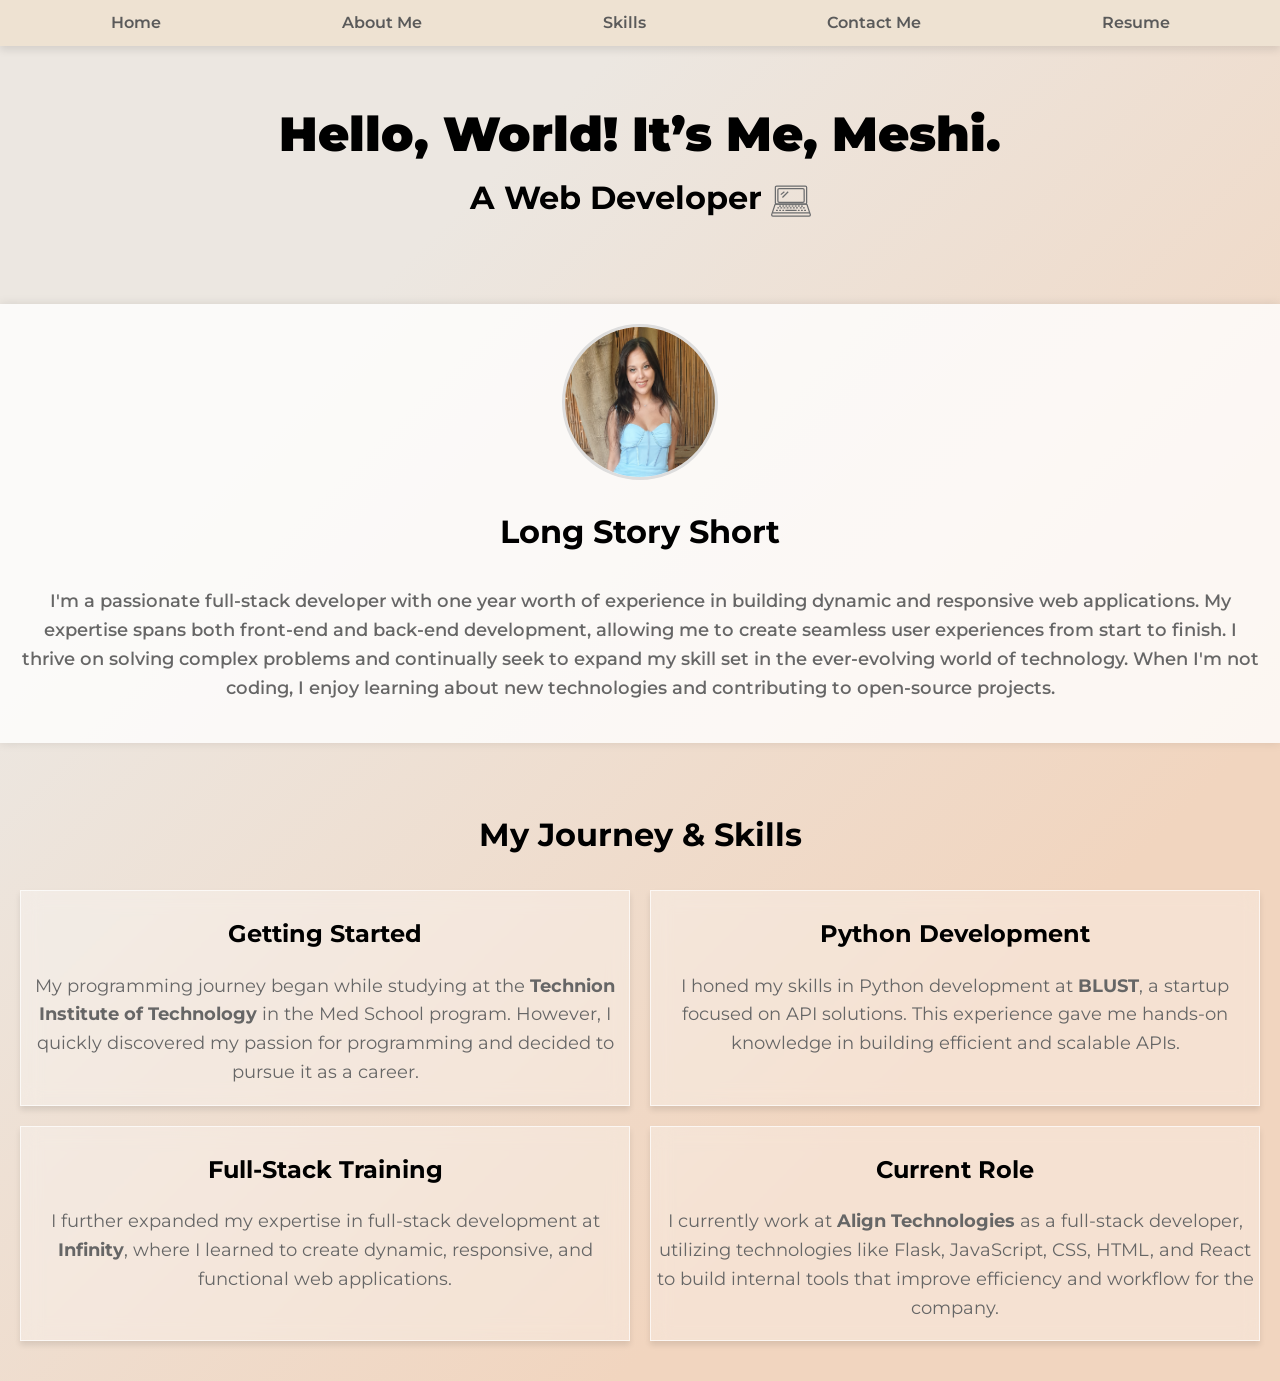
<file: index.html>
<!DOCTYPE html>
<html lang="en">
  <head>
    <link rel="preconnect" href="https://fonts.googleapis.com" />
    <link rel="preconnect" href="https://fonts.gstatic.com" crossorigin />
    <link
      href="https://fonts.googleapis.com/css2?family=Caveat:wght@400..700&family=Montserrat:ital,wght@0,100..900;1,100..900&display=swap"
      rel="stylesheet"
    />
    <meta charset="UTF-8" />
    <meta name="viewport" content="width=device-width, initial-scale=1.0" />
    <title>Portfolio</title>
    <link rel="stylesheet" href="./static/style.css" />
  </head>
  <body>
      <nav class="navbar">
      <ul class="navbar-menu">
        <li><a href="#hero-section">Home</a></li>
        <li><a href="#who-am-i-section">About Me</a></li>
        <li><a href="#skills-section">Skills</a></li>
        <li>
          <a
            href="https://mail.google.com/mail/?view=cm&fs=1&to=meshinos97@gmail.com"
            target="_blank"
            >Contact Me</a
          >
        </li>
        <li>
          <a href="./static/Meshi_Nosrati_CV.pdf" download>Resume</a>
        </li>
      </ul>
    </nav>
      <section id="hero-section" class="hero">
        <div class="hero-content">
          <h1>Hello, World! It’s Me, Meshi.</h1>
          <h3>
            A Web Developer
            <img
              src="./static/laptop-icon.svg"
              alt="laptop-icon"
              class="laptop-icon"
            />
          </h3>
        </div>
      </section>
      <section>
        <div id="who-am-i-section" class="who-am-i-section">
          <div class="profile-section">
            <img
              src="./static/profile.jpeg"
              alt="Profile Picture"
              class="profile-image"
            />
          </div>
          <h2>Long Story Short</h2>
          <p>
            I'm a passionate full-stack developer with one year worth of
            experience in building dynamic and responsive web applications. My
            expertise spans both front-end and back-end development, allowing me
            to create seamless user experiences from start to finish. I thrive
            on solving complex problems and continually seek to expand my skill
            set in the ever-evolving world of technology. When I'm not coding, I
            enjoy learning about new technologies and contributing to
            open-source projects.
          </p>
        </div>
      </section>
      <section id="skills-section" class="skills-section">
        <h2>My Journey & Skills</h2>
        <div class="skills-content">
          <div class="skill">
            <h3>Getting Started</h3>
            <p>
              My programming journey began while studying at the
              <strong>Technion Institute of Technology</strong> in the Med
              School program. However, I quickly discovered my passion for
              programming and decided to pursue it as a career.
            </p>
          </div>
          <div class="skill">
            <h3>Python Development</h3>
            <p>
              I honed my skills in Python development at <strong>BLUST</strong>,
              a startup focused on API solutions. This experience gave me
              hands-on knowledge in building efficient and scalable APIs.
            </p>
          </div>
          <div class="skill">
            <h3>Full-Stack Training</h3>
            <p>
              I further expanded my expertise in full-stack development at
              <strong>Infinity</strong>, where I learned to create dynamic,
              responsive, and functional web applications.
            </p>
          </div>
          <div class="skill">
            <h3>Current Role</h3>
            <p>
              I currently work at <strong>Align Technologies</strong> as a
              full-stack developer, utilizing technologies like Flask,
              JavaScript, CSS, HTML, and React to build internal tools that
              improve efficiency and workflow for the company.
            </p>
          </div>
        </div>
      </section>
    </div>
  </body>
</html>
</file>
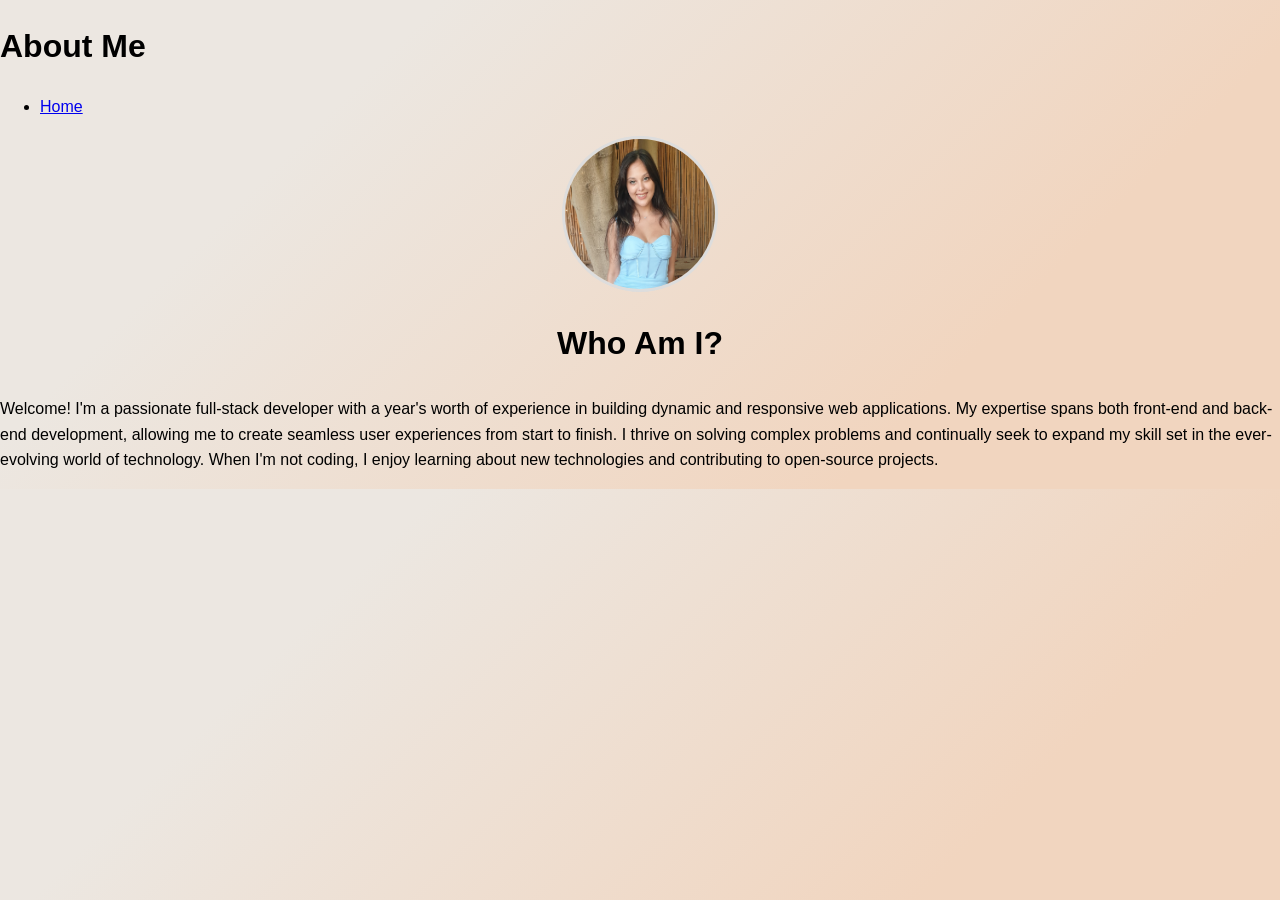
<file: about_me.html>
<!DOCTYPE html>
<html lang="en">
<head>
    <meta charset="UTF-8">
    <meta name="viewport" content="width=device-width, initial-scale=1.0">
    <title>About me</title>
    <link rel="stylesheet" href="./static/style.css">
</head>
<body>
    <header>
        <div class="container">
            <h1>About Me</h1>
            <nav>
                <ul>
                    <li><a href="./index.html">Home</a></li>
                </ul>
            </nav>
        </div>
    </header>
    <div class="container">
        <div class="main-content">
            <div class="profile-section">
                <img src="./static/profile.jpeg" alt="Profile Picture" class="profile-image">
            </div>
            <h2>Who Am I?</h2>
            <p>Welcome! I'm a passionate full-stack developer with a year's worth of experience in building dynamic and responsive web applications. My expertise spans both front-end and back-end development, allowing me to create seamless user experiences from start to finish. I thrive on solving complex problems and continually seek to expand my skill set in the ever-evolving world of technology. When I'm not coding, I enjoy learning about new technologies and contributing to open-source projects.</p>
        </div>
    </div>
</body>
</html>
</html>
</file>
<file: static/style.css>
body {
  font-family: "Montserrat", sans-serif;
  line-height: 1.6;
  margin: 0;
  padding: 0;

  background: linear-gradient(135deg, #ece7e1 25%, #f1d5bf 75%);
}

/* Navigation Bar */
.navbar {
  position: sticky;
  top: 0;
  z-index: 1000;
  background-color: #eee2d2;
  box-shadow: 0 4px 8px rgba(0, 0, 0, 0.1);
  padding: 10px 20px;
}

.navbar-menu {
  list-style: none;
  display: flex;
  justify-content: space-around;
  margin: 0;
  padding: 0;
}

.navbar-menu li {
  margin: 0;
}

.navbar-menu a {
  text-decoration: none;
  font-size: 1rem;
  font-weight: 600;
  color: #5a5a5a;
  transition: color 0.3s ease;
}

.navbar-menu a:hover {
  color: #8b5e3c; /* Brownish highlight */
}

/* Smooth Scrolling */
html {
  scroll-behavior: smooth;
}

.hero {
  display: flex;
  flex-direction: column;
  justify-content: flex-start;
  align-items: center;
  margin-bottom: 80px;
  text-align: center;
  z-index: 1; /* Ensure it's above the background */
}

/* h1 Styling */
.hero-content h1 {
  font-size: 3rem; /* Large, bold text */
  font-weight: 900;
  margin: 50px 0 0 0;
}

.hero-content h1,
.hero-content h3 {
  animation: fadeIn 2s ease-in-out;
}

@keyframes fadeIn {
  from {
    opacity: 0;
    transform: translateY(-10px);
  }
  to {
    opacity: 1;
    transform: translateY(0);
  }
}

h2,
h3,
h4 {
  font-weight: bold;
  text-align: center;
  font-size: 2rem;
}

/* h2 Styling */
.hero-content h3 {
  margin: 0; /* Remove default margin */
}

.contact-section {
  position: absolute; /* Fix to the top-left corner */
  top: 20px;
  left: 20px;
  display: flex;

  gap: 10px; /* Space between elements */
  z-index: 10; /* Ensure it appears above other content */
}

.contact-link,
.cv-button {
  text-decoration: none;
  font-size: 1rem;
  font-weight: bold;
  padding: 10px 15px;
  border-radius: 5px;
  color: white;
  background-color: #a34e5e; /* Button background color */
  text-align: center;
  transition: background-color 0.3s ease;
}

.contact-link:hover,
.cv-button:hover {
  background-color: #e87c7c; /* Hover effect */
}

.who-am-i-section {
  background: rgba(255, 255, 255, 0.8);
  padding: 20px;
  margin-top: 0; /* Remove unnecessary margin */
  box-shadow: 0 0 10px rgba(0, 0, 0, 0.1);
  text-align: center;
}

.who-am-i-section h2 {
  padding-bottom: 10px;
  margin-bottom: 20px;
}

.who-am-i-section p {
  color: #666;
  font-weight: 550;
  font-size: 18px;
  margin-bottom: 20px;
  text-align: center;
}

.profile-image {
  width: 150px;
  height: 150px;
  border-radius: 50%;
  margin: 0 auto 20px;
  display: block;
  border: 3px solid #ddd;
}

.laptop-icon {
  width: 40px;
  height: 40px;
  vertical-align: middle;
}

.skills-section {
  padding: 40px 20px;
  text-align: center;
}

.skills-section h2 {
  margin-bottom: 30px;
}

.skills-content {
  display: grid;
  grid-template-columns: 1fr; /* Single column on small screens */
  gap: 20px;
}

.skill {
  background: rgba(255, 255, 255, 0.3);
  backdrop-filter: blur(10px);
  box-shadow: 0 4px 6px rgba(0, 0, 0, 0.1);
  border: 1px solid rgba(255, 255, 255, 0.7);
}

.skill h3 {
  font-size: 1.5rem;
  margin-bottom: 10px;
}

.skill p {
  font-size: 18px;
  color: #666;
  line-height: 1.6;
}

@media (min-width: 768px) {
  .skills-content {
    grid-template-columns: repeat(2, 1fr); /* Two columns on medium screens */
  }
}

/* Media Queries for Responsiveness */
@media (max-width: 900px) {
  body {
    font-size: 14px; /* Adjust the base font size */
  }

  .hero {
    height: auto; /* Let the height adjust dynamically */
    padding: 20px 10px; /* Add padding for smaller screens */
  }

  .hero-content h1 {
    font-size: 2.5rem; /* Reduce font size for smaller screens */
  }

  .hero-content h3 {
    font-size: 1.5rem; /* Adjust subheading font size */
  }

  .contact-section {
    flex-direction: column; /* Stack buttons vertically */
    align-items: flex-start; /* Align buttons to the left */
    gap: 5px; /* Reduce gap between elements */
    position: static;
  }

  .contact-link,
  .cv-button {
    font-size: 0.9rem; /* Reduce button font size */
    padding: 8px 10px; /* Adjust button padding */
  }

  .who-am-i-section {
    padding: 15px; /* Reduce padding */
  }

  .profile-image {
    width: 120px; /* Reduce image size */
    height: 120px;
  }

  .skills-section h2 {
    font-size: 1.8rem; /* Adjust font size for section title */
  }

  .skills-content {
    grid-template-columns: 1fr; /* Single-column layout */
  }

  .skill {
    padding: 15px; /* Reduce padding in skill cards */
  }

  .skill h3 {
    font-size: 1.3rem; /* Adjust font size */
  }

  .skill p {
    font-size: 16px; /* Adjust text size */
  }
}
</file>
